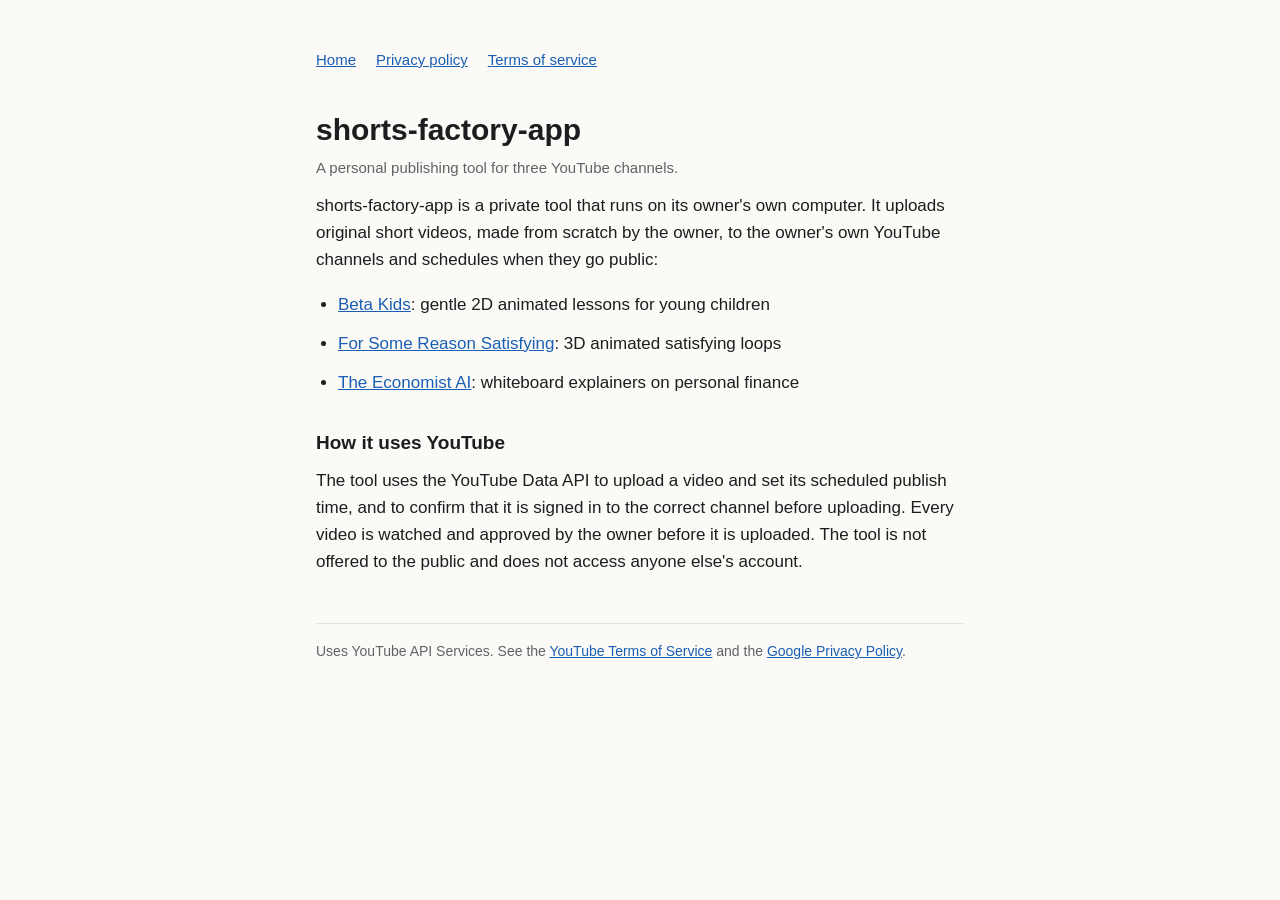
<file: index.html>
<!doctype html>
<html lang="en">
<head>
  <meta charset="utf-8">
  <meta name="viewport" content="width=device-width, initial-scale=1">
  <title>shorts-factory-app</title>
  <link rel="stylesheet" href="style.css">
</head>
<body>
<main>
  <nav><a href="./">Home</a><a href="privacy.html">Privacy policy</a><a href="terms.html">Terms of service</a></nav>

  <h1>shorts-factory-app</h1>
  <p class="muted">A personal publishing tool for three YouTube channels.</p>

  <p>shorts-factory-app is a private tool that runs on its owner's own computer. It uploads
  original short videos, made from scratch by the owner, to the owner's own YouTube channels
  and schedules when they go public:</p>
  <ul>
    <li><a href="https://www.youtube.com/@betakids-tv1">Beta Kids</a>: gentle 2D animated lessons for young children</li>
    <li><a href="https://www.youtube.com/@forsomereasonsatisfying">For Some Reason Satisfying</a>: 3D animated satisfying loops</li>
    <li><a href="https://www.youtube.com/@TheEconomistAI1">The Economist AI</a>: whiteboard explainers on personal finance</li>
  </ul>

  <h2>How it uses YouTube</h2>
  <p>The tool uses the YouTube Data API to upload a video and set its scheduled publish time,
  and to confirm that it is signed in to the correct channel before uploading. Every video is
  watched and approved by the owner before it is uploaded. The tool is not offered to the
  public and does not access anyone else's account.</p>

  <footer>
    Uses YouTube API Services. See the <a href="https://www.youtube.com/t/terms">YouTube Terms of Service</a>
    and the <a href="https://policies.google.com/privacy">Google Privacy Policy</a>.
  </footer>
</main>
</body>
</html>
</file>
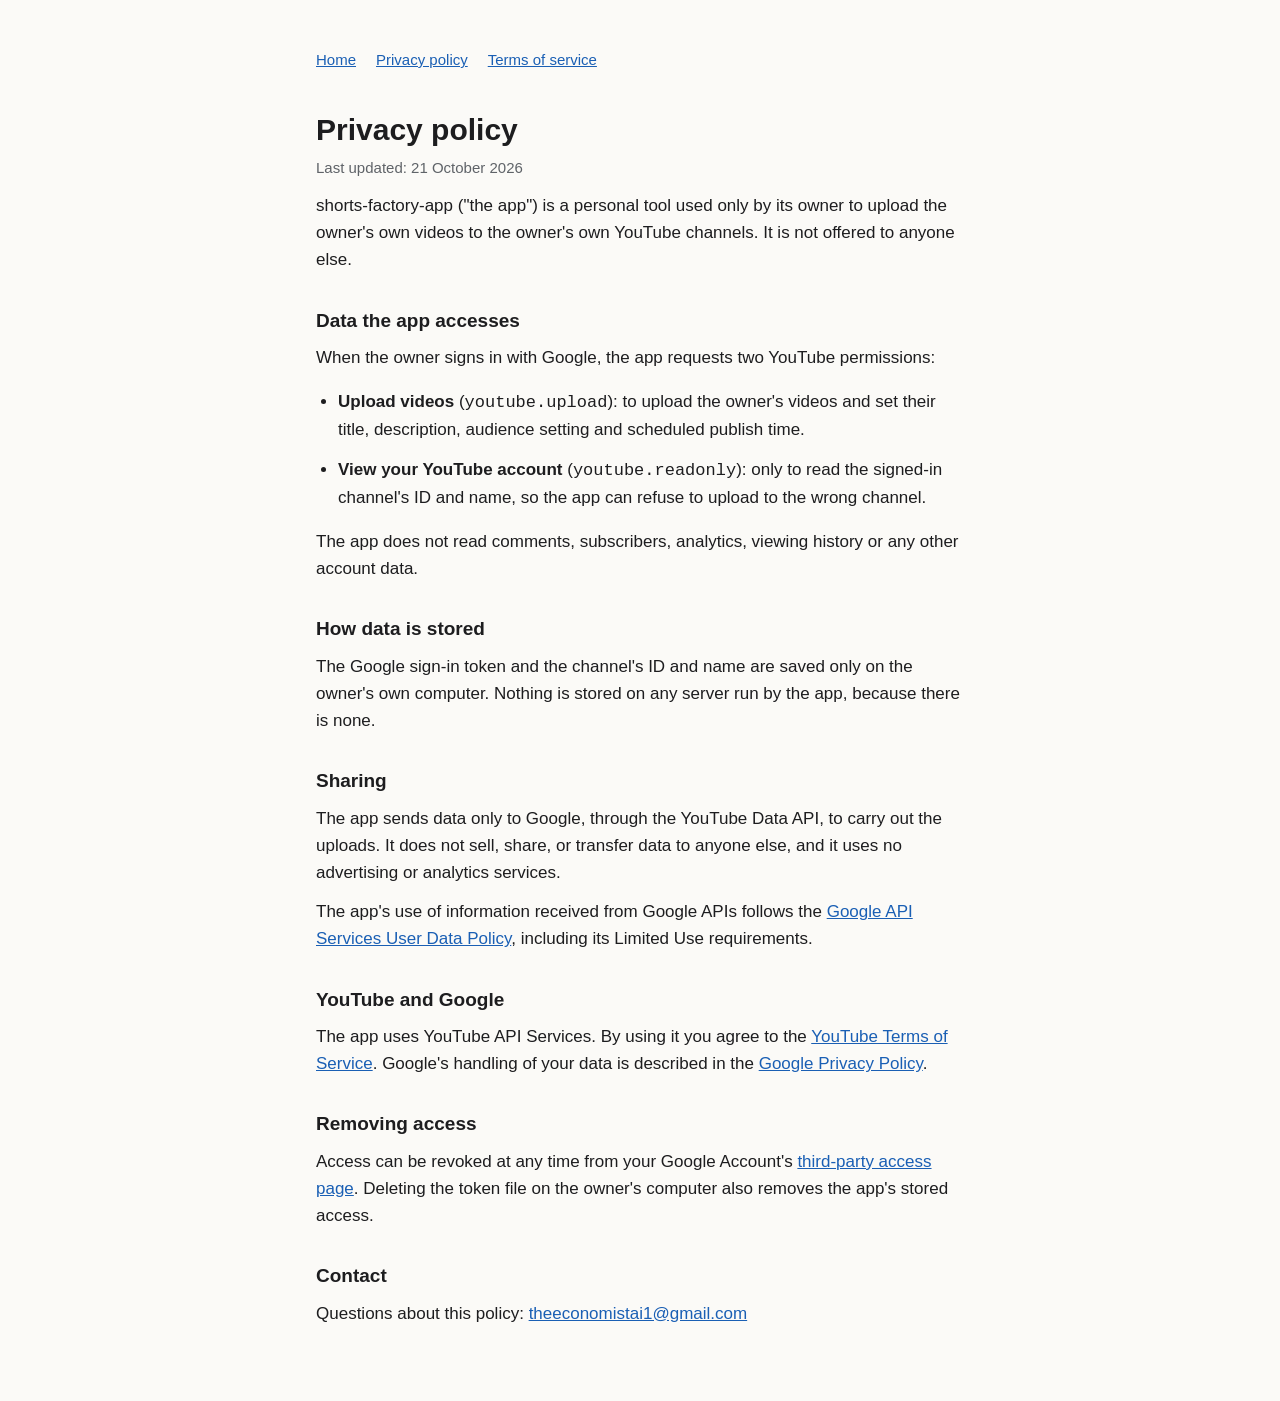
<file: privacy.html>
<!doctype html>
<html lang="en">
<head>
  <meta charset="utf-8">
  <meta name="viewport" content="width=device-width, initial-scale=1">
  <title>Privacy policy: shorts-factory-app</title>
  <link rel="stylesheet" href="style.css">
</head>
<body>
<main>
  <nav><a href="./">Home</a><a href="privacy.html">Privacy policy</a><a href="terms.html">Terms of service</a></nav>

  <h1>Privacy policy</h1>
  <p class="muted">Last updated: 21 October 2026</p>

  <p>shorts-factory-app ("the app") is a personal tool used only by its owner to upload the
  owner's own videos to the owner's own YouTube channels. It is not offered to anyone else.</p>

  <h2>Data the app accesses</h2>
  <p>When the owner signs in with Google, the app requests two YouTube permissions:</p>
  <ul>
    <li><strong>Upload videos</strong> (<code>youtube.upload</code>): to upload the owner's videos and set their title,
    description, audience setting and scheduled publish time.</li>
    <li><strong>View your YouTube account</strong> (<code>youtube.readonly</code>): only to read the signed-in channel's
    ID and name, so the app can refuse to upload to the wrong channel.</li>
  </ul>
  <p>The app does not read comments, subscribers, analytics, viewing history or any other
  account data.</p>

  <h2>How data is stored</h2>
  <p>The Google sign-in token and the channel's ID and name are saved only on the owner's own
  computer. Nothing is stored on any server run by the app, because there is none.</p>

  <h2>Sharing</h2>
  <p>The app sends data only to Google, through the YouTube Data API, to carry out the uploads.
  It does not sell, share, or transfer data to anyone else, and it uses no advertising or
  analytics services.</p>
  <p>The app's use of information received from Google APIs follows the
  <a href="https://developers.google.com/terms/api-services-user-data-policy">Google API Services User Data Policy</a>,
  including its Limited Use requirements.</p>

  <h2>YouTube and Google</h2>
  <p>The app uses YouTube API Services. By using it you agree to the
  <a href="https://www.youtube.com/t/terms">YouTube Terms of Service</a>. Google's handling of your data is
  described in the <a href="https://policies.google.com/privacy">Google Privacy Policy</a>.</p>

  <h2>Removing access</h2>
  <p>Access can be revoked at any time from your Google Account's
  <a href="https://myaccount.google.com/permissions">third-party access page</a>. Deleting the token file on
  the owner's computer also removes the app's stored access.</p>

  <h2>Contact</h2>
  <p>Questions about this policy: <a href="mailto:theeconomistai1@gmail.com">theeconomistai1@gmail.com</a></p>
</main>
</body>
</html>
</file>
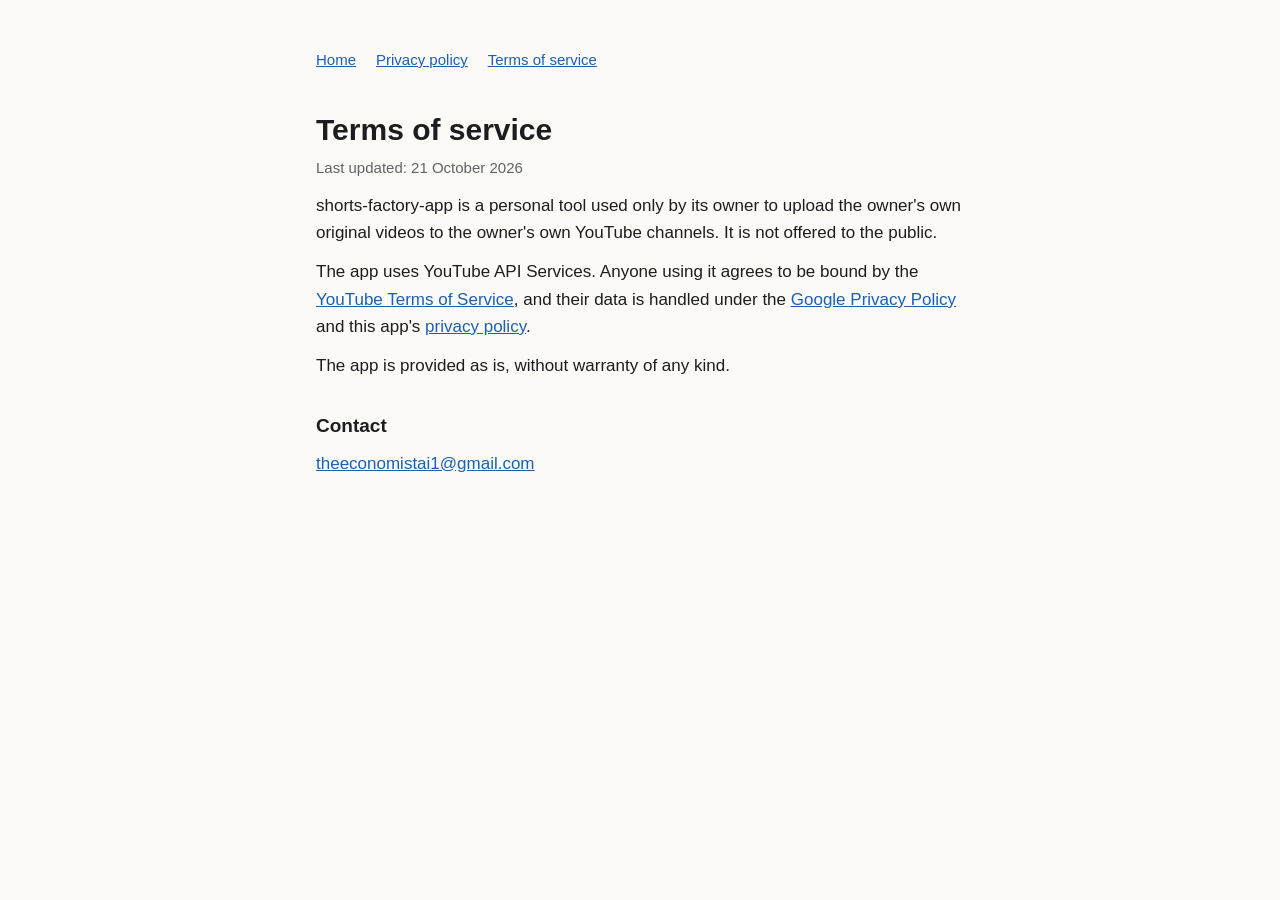
<file: terms.html>
<!doctype html>
<html lang="en">
<head>
  <meta charset="utf-8">
  <meta name="viewport" content="width=device-width, initial-scale=1">
  <title>Terms of service: shorts-factory-app</title>
  <link rel="stylesheet" href="style.css">
</head>
<body>
<main>
  <nav><a href="./">Home</a><a href="privacy.html">Privacy policy</a><a href="terms.html">Terms of service</a></nav>

  <h1>Terms of service</h1>
  <p class="muted">Last updated: 21 October 2026</p>

  <p>shorts-factory-app is a personal tool used only by its owner to upload the owner's own
  original videos to the owner's own YouTube channels. It is not offered to the public.</p>

  <p>The app uses YouTube API Services. Anyone using it agrees to be bound by the
  <a href="https://www.youtube.com/t/terms">YouTube Terms of Service</a>, and their data is handled under the
  <a href="https://policies.google.com/privacy">Google Privacy Policy</a> and this app's
  <a href="privacy.html">privacy policy</a>.</p>

  <p>The app is provided as is, without warranty of any kind.</p>

  <h2>Contact</h2>
  <p><a href="mailto:theeconomistai1@gmail.com">theeconomistai1@gmail.com</a></p>
</main>
</body>
</html>
</file>
<file: style.css>
:root {
  --bg: #fbfaf7;
  --text: #1d1d1f;
  --muted: #5f6368;
  --line: #e3e1dc;
  --link: #1a5fb4;
}
@media (prefers-color-scheme: dark) {
  :root {
    --bg: #161618;
    --text: #ececec;
    --muted: #a0a0a6;
    --line: #2e2e32;
    --link: #8ab4f8;
  }
}
* { box-sizing: border-box; }
body {
  margin: 0;
  background: var(--bg);
  color: var(--text);
  font: 17px/1.6 -apple-system, BlinkMacSystemFont, "Segoe UI", Roboto, sans-serif;
}
main { max-width: 680px; margin: 0 auto; padding: 48px 16px 64px; }
h1 { font-size: 30px; line-height: 1.2; margin: 0 0 8px; }
h2 { font-size: 19px; margin: 32px 0 8px; }
p, li { margin: 0 0 12px; }
ul { padding-left: 22px; }
a { color: var(--link); }
.muted { color: var(--muted); font-size: 15px; }
nav { display: flex; gap: 20px; flex-wrap: wrap; margin-bottom: 40px; font-size: 15px; }
footer { margin-top: 48px; padding-top: 16px; border-top: 1px solid var(--line); color: var(--muted); font-size: 14px; }
</file>
